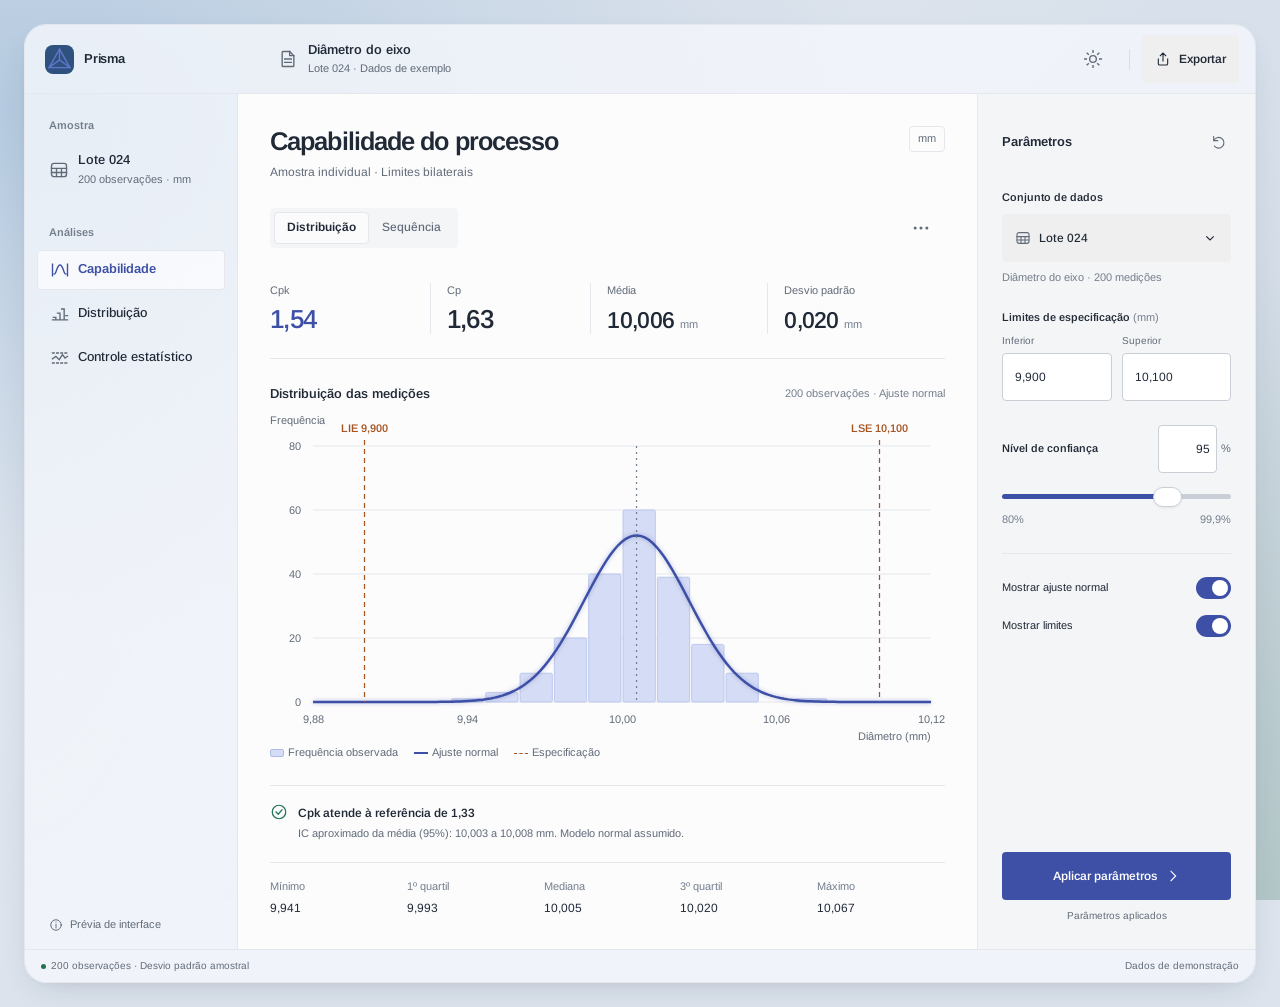
<file: liquid-glass-mockup.html>
<!doctype html>
<html lang="pt-BR">
<head>
  <meta charset="utf-8">
  <meta name="viewport" content="width=device-width, initial-scale=1">
  <meta name="color-scheme" content="light dark">
  <title>Capabilidade · Prisma</title>
  <link rel="preload" href="assets/fonts/arimo/Arimo-Variable.ttf" as="font" type="font/ttf" crossorigin>
  <link rel="stylesheet" href="assets/ui/ui.css">
  <link rel="stylesheet" href="assets/mockup/mockup.css">
  <script src="assets/ui/components.js" defer></script>
  <script src="assets/ui/charts.js" defer></script>
  <script src="assets/mockup/mockup.js" defer></script>
</head>
<body>

<div class="app-window">
  <header class="toolbar sc-surface--translucent">
    <div class="brand"><span class="app-symbol"><img src="assets/brand/prisma.svg" alt="" style="width:100%;height:100%;display:block;border-radius:10px"></span>Prisma</div>
    <button class="sc-button sc-button--icon mobile-only sc-button--tertiary" id="sidebarToggle" aria-label="Abrir navegação" aria-expanded="false" aria-controls="sidebar"><svg class="sc-icon" aria-hidden="true"><use href="assets/ui/icons.svg#i-sidebar"/></svg></button>
    <div class="document-title"><svg class="sc-icon" aria-hidden="true"><use href="assets/ui/icons.svg#i-file"/></svg><div><strong>Diâmetro do eixo</strong><small id="documentSubtitle">Lote 024 · Dados de exemplo</small></div></div>
    <div class="toolbar-actions">
      <button class="sc-button sc-button--icon sc-button--tertiary" data-sc-popover="themeMenu" id="themeToggle" aria-label="Aparência" aria-haspopup="menu" aria-controls="themeMenu" aria-expanded="false" title="Aparência"><svg class="sc-icon" aria-hidden="true"><use href="assets/ui/icons.svg#i-sun"/></svg></button>
      <span class="toolbar-divider"></span>
      <button class="sc-button sc-button--sc-text-secondary" data-sc-popover="exportMenu" id="exportButton" aria-haspopup="menu" aria-controls="exportMenu" aria-expanded="false"><svg class="sc-icon sc-icon--small" aria-hidden="true"><use href="assets/ui/icons.svg#i-export"/></svg><span>Exportar</span></button>
    </div>
  </header>
  <button class="nav-scrim" aria-label="Fechar navegação" id="navScrim"></button>
  <aside class="sidebar sc-surface--translucent" id="sidebar" aria-label="Navegação">
    <p class="section-label">Amostra</p>
    <button class="source-button" id="viewData"><svg class="sc-icon" aria-hidden="true"><use href="assets/ui/icons.svg#i-table"/></svg><span><strong id="sidebarBatch">Lote 024</strong><small><span data-count>200</span> observações · mm</small></span></button>
    <p class="section-label">Análises</p>
    <nav class="sc-nav" aria-label="Análises disponíveis"><span class="sc-selection-indicator" aria-hidden="true"></span>
      <button data-analysis="capability" aria-current="page"><svg class="sc-icon" aria-hidden="true"><use href="assets/ui/icons.svg#i-capability"/></svg>Capabilidade</button>
      <button data-analysis="distribution"><svg class="sc-icon" aria-hidden="true"><use href="assets/ui/icons.svg#i-distribution"/></svg>Distribuição</button>
      <button data-analysis="sequence"><svg class="sc-icon" aria-hidden="true"><use href="assets/ui/icons.svg#i-sequence"/></svg>Controle estatístico</button>
    </nav>
    <div class="sidebar-bottom"><svg class="sc-icon" aria-hidden="true"><use href="assets/ui/icons.svg#i-info"/></svg>Prévia de interface</div>
  </aside>
  <main class="workspace" id="workspace">
    <div class="page-heading"><div><h1 id="pageTitle" tabindex="-1">Capabilidade do processo</h1><p id="pageDescription">Amostra individual · Limites bilaterais</p></div><span class="sc-badge">mm</span></div>
    <div class="view-controls">
      <div class="sc-segmented" role="group" aria-label="Visualização do gráfico"><span class="sc-selection-indicator" aria-hidden="true"></span><button data-view="histogram" aria-pressed="true">Distribuição</button><button data-view="sequence" aria-pressed="false">Sequência</button></div>
      <div class="chart-tools"><button class="sc-button sc-button--icon mobile-only sc-button--tertiary" id="showParameters" aria-label="Ir para os parâmetros" title="Parâmetros"><svg class="sc-icon" aria-hidden="true"><use href="assets/ui/icons.svg#i-sliders"/></svg></button><button class="sc-button sc-button--icon sc-button--tertiary" data-sc-popover="chartMenu" id="chartMenuToggle" aria-label="Opções do gráfico" aria-haspopup="menu" aria-controls="chartMenu" aria-expanded="false" title="Opções do gráfico"><svg class="sc-icon" aria-hidden="true"><use href="assets/ui/icons.svg#i-more"/></svg></button></div>
    </div>
    <dl class="metrics" aria-label="Resultados da análise">
      <div class="metric"><dt>Cpk</dt><dd id="metricCpk">—</dd></div><div class="metric"><dt>Cp</dt><dd id="metricCp">—</dd></div><div class="metric"><dt>Média</dt><dd><span id="metricMean">—</span> <small>mm</small></dd></div><div class="metric"><dt>Desvio padrão</dt><dd><span id="metricStd">—</span> <small>mm</small></dd></div>
    </dl>
    <div class="plot-heading"><h2 id="plotTitle">Distribuição das medições</h2><span id="plotSubtitle">200 observações · Ajuste normal</span></div>
    <div class="plot-wrapper"><svg class="sc-chart" id="chart" viewBox="0 0 720 305" role="img" aria-labelledby="chartTitle chartDesc"></svg><div class="sc-chart-tooltip" id="plotTooltip" hidden></div></div>
    <div class="sc-chart-legend"><span><i></i><span id="legendData">Frequência observada</span></span><span id="fitLegend"><i class="line"></i>Ajuste normal</span><span id="specLegend"><i class="dashed"></i>Especificação</span></div>
    <section class="result-note" aria-label="Interpretação do resultado"><svg class="sc-icon" aria-hidden="true" id="resultIcon"><use href="assets/ui/icons.svg#i-circle-check"/></svg><div><strong id="resultTitle">Calculando resultados</strong><p id="resultDescription"></p></div></section>
    <dl class="summary" aria-label="Resumo das medições"><div><dt>Mínimo</dt><dd id="statMin">—</dd></div><div><dt>1º quartil</dt><dd id="statQ1">—</dd></div><div><dt>Mediana</dt><dd id="statMedian">—</dd></div><div><dt>3º quartil</dt><dd id="statQ3">—</dd></div><div><dt>Máximo</dt><dd id="statMax">—</dd></div></dl>
  </main>
  <form class="inspector" id="parameters" novalidate>
    <div class="inspector-heading"><h2>Parâmetros</h2><button type="button" class="sc-button sc-button--icon sc-button--tertiary" id="resetParameters" aria-label="Restaurar parâmetros" title="Restaurar parâmetros"><svg class="sc-icon sc-icon--small" aria-hidden="true"><use href="assets/ui/icons.svg#i-reset"/></svg></button></div>
    <div class="sc-field"><span class="sc-label" id="batchLabel">Conjunto de dados</span><button type="button" class="sc-button sc-button--sc-text-secondary sc-dropdown" data-sc-popover="batchMenu" id="batchButton" aria-labelledby="batchLabel batchValue" aria-haspopup="listbox" aria-controls="batchMenu" aria-expanded="false"><span class="sc-dropdown__label"><svg class="sc-icon sc-icon--small" aria-hidden="true"><use href="assets/ui/icons.svg#i-table"/></svg><span id="batchValue">Lote 024</span></span><svg class="sc-icon sc-icon--small" aria-hidden="true"><use href="assets/ui/icons.svg#i-chevron"/></svg></button><p class="sc-help">Diâmetro do eixo · 200 medições</p></div>
    <div class="sc-field"><span class="sc-label">Limites de especificação <span style="color:var(--sc-text-muted);font-weight:400">(mm)</span></span><div class="paired-fields"><div><label for="lowerLimit">Inferior</label><input class="sc-input" id="lowerLimit" type="text" inputmode="decimal" value="9,900" required aria-describedby="limitError"></div><div><label for="upperLimit">Superior</label><input class="sc-input" id="upperLimit" type="text" inputmode="decimal" value="10,100" required aria-describedby="limitError"></div></div></div>
    <div class="sc-field"><div class="confidence-header"><label class="sc-label" for="confidence">Nível de confiança</label><span class="confidence-number"><input class="sc-input" type="number" id="confidenceNumber" min="80" max="99.9" step="0.1" value="95" aria-label="Nível de confiança em porcentagem">%</span></div><input class="sc-slider" data-sc-slider id="confidence" type="range" min="80" max="99.9" step="0.1" value="95" aria-valuetext="95 por cento"><div class="sc-slider__ends"><span>80%</span><span>99,9%</span></div></div>
    <hr class="inspector-rule">
    <div class="switches"><div class="sc-switch-row"><span id="fitLabel">Mostrar ajuste normal</span><button class="sc-switch" type="button" role="switch" aria-checked="true" aria-labelledby="fitLabel" id="fitSwitch"></button></div><div class="sc-switch-row"><span id="limitsLabel">Mostrar limites</span><button class="sc-switch" type="button" role="switch" aria-checked="true" aria-labelledby="limitsLabel" id="limitsSwitch"></button></div></div>
    <div class="inspector-footer"><p class="validation-error" id="limitError" role="alert" hidden></p><button class="sc-button sc-button--primary" type="submit">Aplicar parâmetros<svg class="sc-icon sc-icon--small" aria-hidden="true"><use href="assets/ui/icons.svg#i-arrow"/></svg></button><p class="apply-status" id="applyStatus" role="status">Parâmetros aplicados</p></div>
  </form>
  <footer class="statusbar"><span><i class="status-dot"></i><span data-count>200</span> observações <span class="method-note">· Desvio padrão amostral</span></span><span>Dados de demonstração</span></footer>
</div>
<div id="themeMenu" class="sc-menu" popover role="menu" aria-label="Aparência"><p class="sc-menu__title">Aparência</p><button class="sc-menu__item" role="menuitemradio" aria-checked="false" data-theme="system"><svg class="sc-icon sc-icon--small" aria-hidden="true"><use href="assets/ui/icons.svg#i-system"/></svg>Automática<svg class="sc-icon sc-menu__check" aria-hidden="true"><use href="assets/ui/icons.svg#i-check"/></svg></button><button class="sc-menu__item" role="menuitemradio" aria-checked="true" data-theme="light"><svg class="sc-icon sc-icon--small" aria-hidden="true"><use href="assets/ui/icons.svg#i-sun"/></svg>Clara<svg class="sc-icon sc-menu__check" aria-hidden="true"><use href="assets/ui/icons.svg#i-check"/></svg></button><button class="sc-menu__item" role="menuitemradio" aria-checked="false" data-theme="dark"><svg class="sc-icon sc-icon--small" aria-hidden="true"><use href="assets/ui/icons.svg#i-moon"/></svg>Escura<svg class="sc-icon sc-menu__check" aria-hidden="true"><use href="assets/ui/icons.svg#i-check"/></svg></button></div>
<div id="batchMenu" class="sc-menu" popover role="listbox" aria-labelledby="batchLabel"><button class="sc-menu__item" role="option" aria-selected="true" data-batch="24">Lote 024 <svg class="sc-icon sc-menu__check" aria-hidden="true"><use href="assets/ui/icons.svg#i-check"/></svg></button><button class="sc-menu__item" role="option" aria-selected="false" data-batch="25">Lote 025 <svg class="sc-icon sc-menu__check" aria-hidden="true"><use href="assets/ui/icons.svg#i-check"/></svg></button></div>
<div id="exportMenu" class="sc-menu" popover role="menu" aria-label="Exportar"><p class="sc-menu__title">Exportar esta análise</p><button class="sc-menu__item" role="menuitem" id="exportSvg"><svg class="sc-icon sc-icon--small" aria-hidden="true"><use href="assets/ui/icons.svg#i-distribution"/></svg>Gráfico em SVG</button><button class="sc-menu__item" role="menuitem" id="exportCsv"><svg class="sc-icon sc-icon--small" aria-hidden="true"><use href="assets/ui/icons.svg#i-table"/></svg>Dados em CSV</button></div>
<div id="chartMenu" class="sc-menu" popover role="menu" aria-label="Opções do gráfico"><button class="sc-menu__item" role="menuitemcheckbox" aria-checked="true" id="gridToggle">Linhas de grade<svg class="sc-icon sc-menu__check" aria-hidden="true"><use href="assets/ui/icons.svg#i-check"/></svg></button><button class="sc-menu__item" role="menuitem" id="openData">Ver medições</button></div>
<dialog class="sc-dialog" id="dataDialog" aria-labelledby="dataTitle"><div class="dialog-heading"><h2 id="dataTitle">Medições · Lote 024</h2><button class="sc-button sc-button--icon sc-button--tertiary" id="closeData" aria-label="Fechar medições"><svg class="sc-icon" aria-hidden="true"><use href="assets/ui/icons.svg#i-close"/></svg></button></div><p>Amostra sintética para explorar esta proposta de interface.</p><div class="data-table-scroll"><table class="sc-table"><thead><tr><th>Observação</th><th>Diâmetro (mm)</th></tr></thead><tbody id="dataRows"></tbody></table></div><p class="dialog-foot">200 observações · Unidade: milímetro</p></dialog>
<p class="sc-toast sc-surface--translucent" id="toast" role="status" hidden></p>

</body>
</html>
</file>
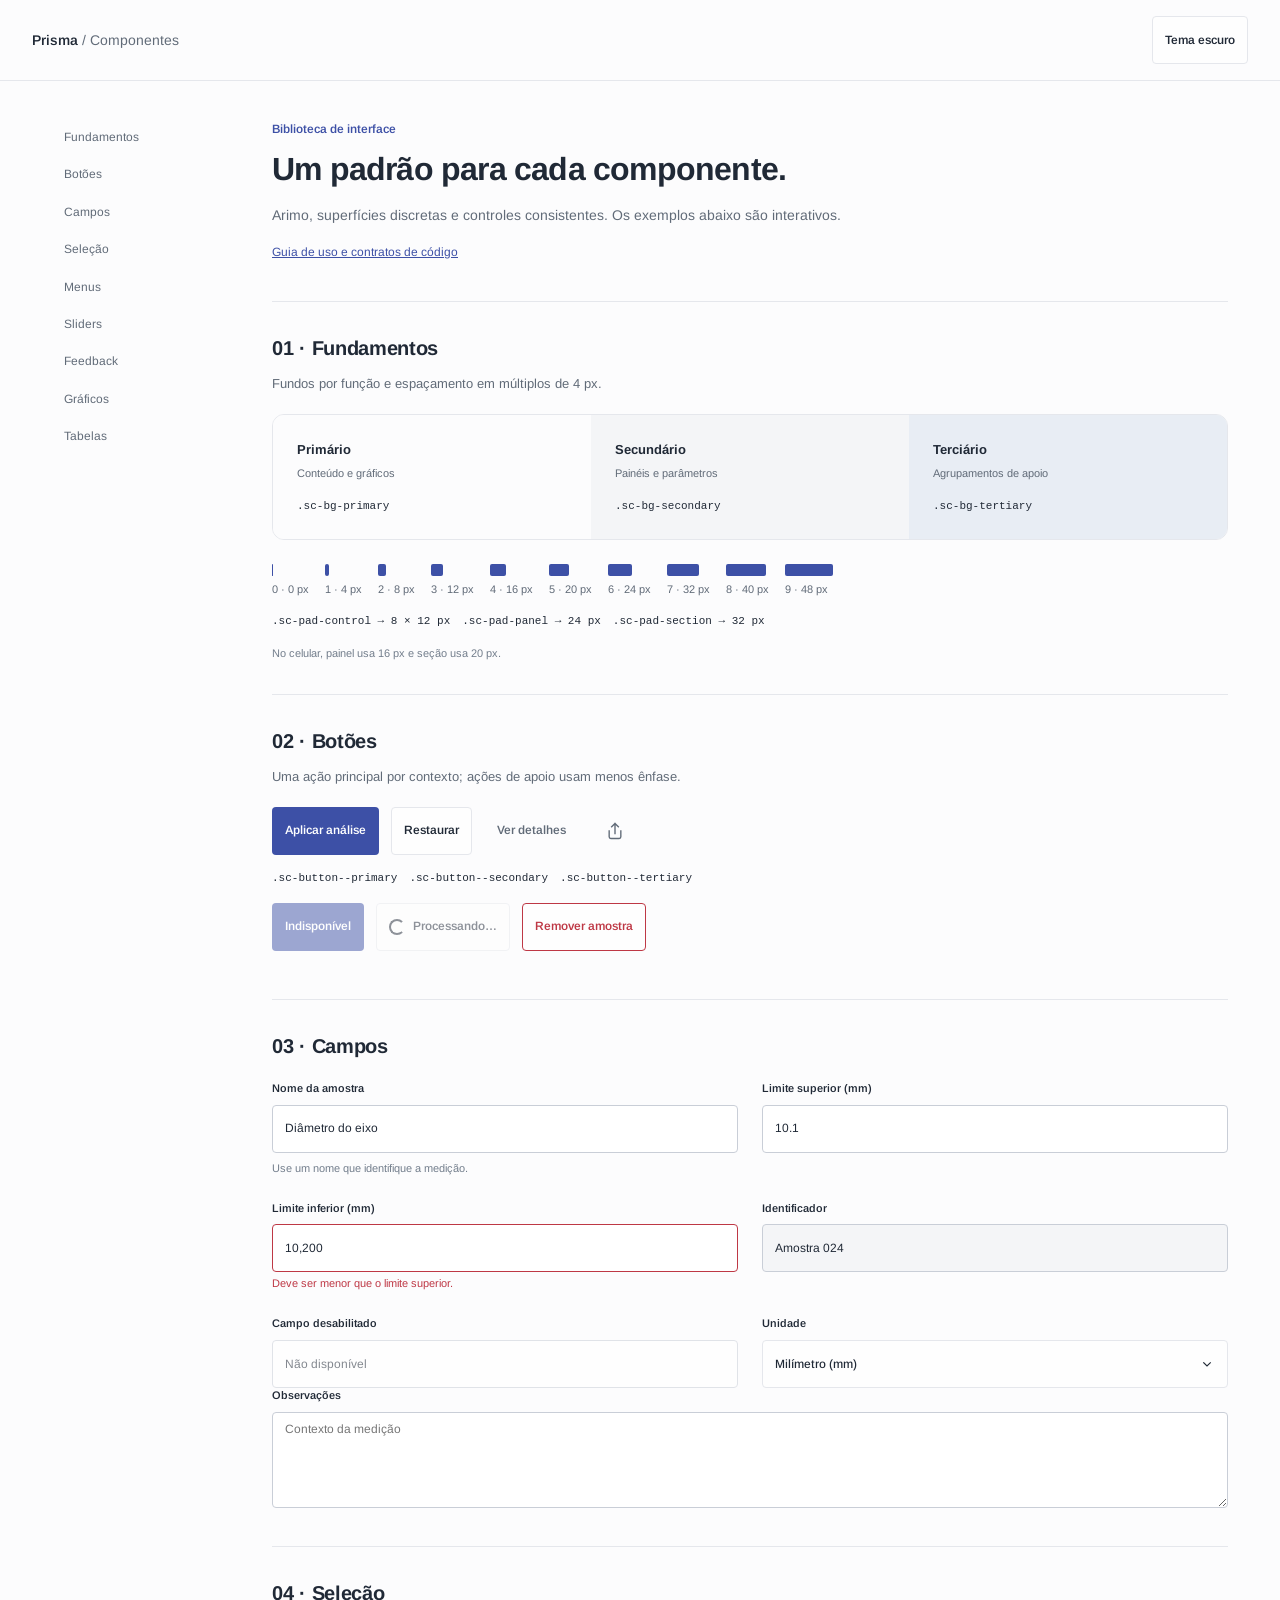
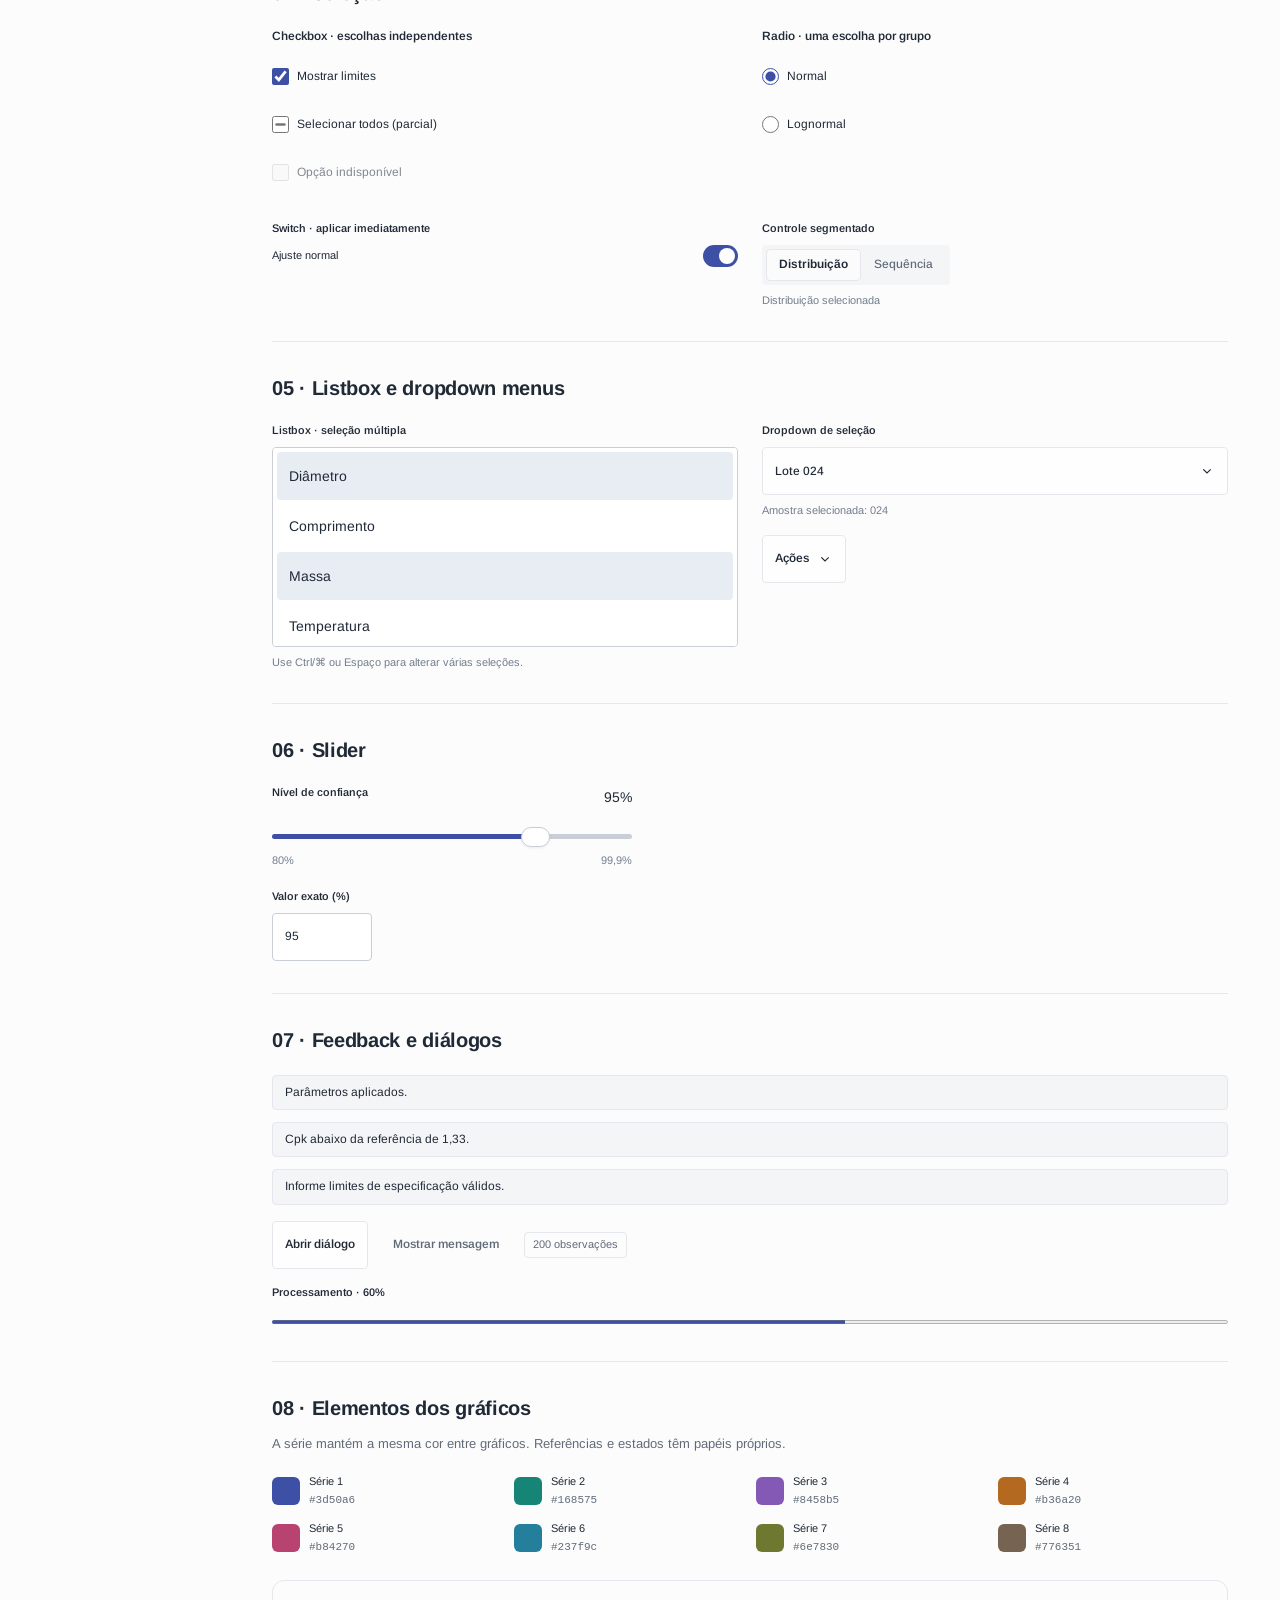
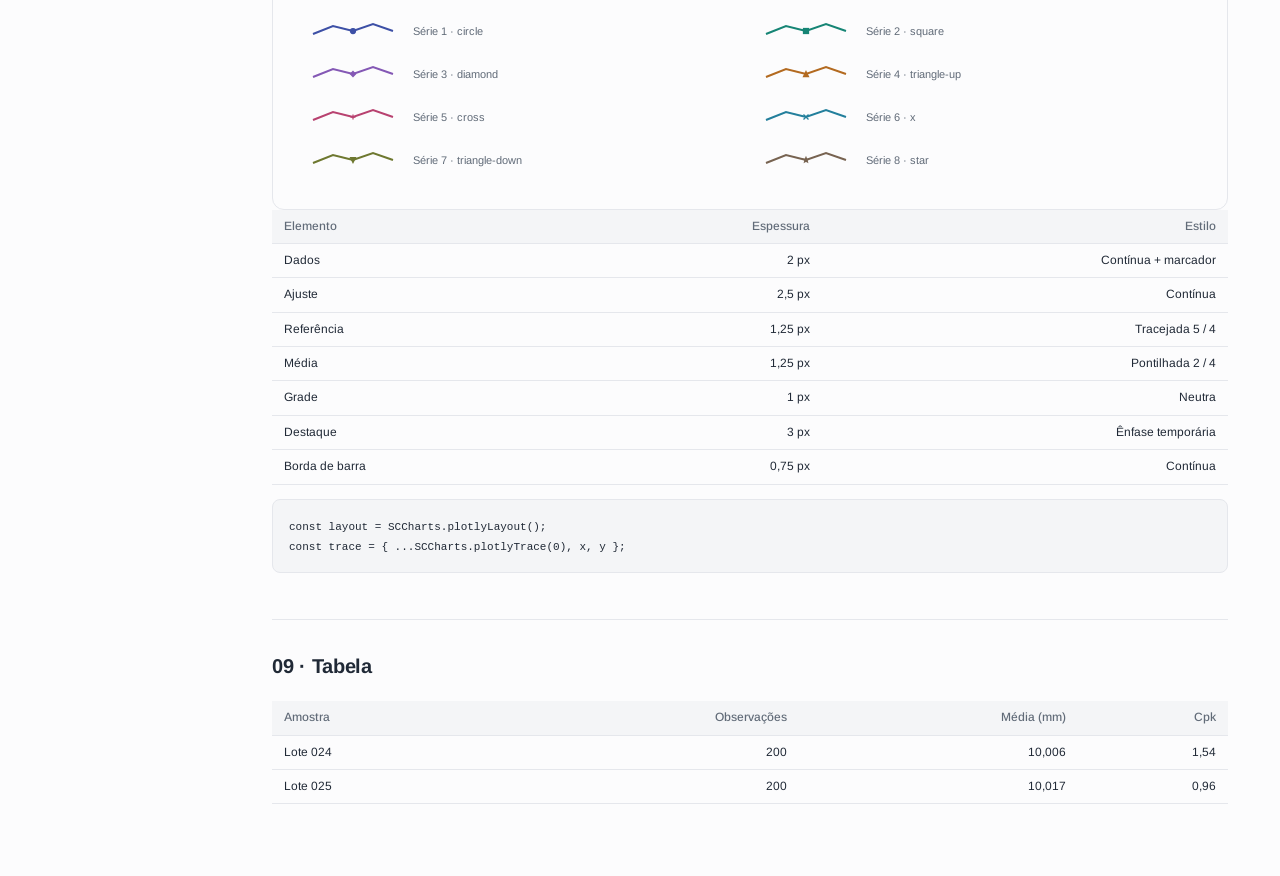
<file: ui-components.html>
<!doctype html>
<html lang="pt-BR">
<head>
<meta charset="utf-8"><meta name="viewport" content="width=device-width,initial-scale=1">
<title>Componentes · Prisma</title>
<link rel="stylesheet" href="assets/ui/ui.css"><link rel="stylesheet" href="assets/ui/catalog.css">
<script src="assets/ui/components.js" defer></script><script src="assets/ui/charts.js" defer></script><script src="assets/ui/catalog.js" defer></script>
</head>
<body>
<header class="catalog-header"><a class="catalog-brand" href="liquid-glass-mockup.html">Prisma <span>/ Componentes</span></a><button class="sc-button sc-button--secondary" id="catalogTheme" aria-pressed="false">Tema escuro</button></header>
<div class="catalog-layout"><nav class="catalog-nav" aria-label="Seções do catálogo"><a href="#foundations">Fundamentos</a><a href="#buttons">Botões</a><a href="#fields">Campos</a><a href="#choices">Seleção</a><a href="#menus">Menus</a><a href="#sliders">Sliders</a><a href="#feedback">Feedback</a><a href="#charts">Gráficos</a><a href="#tables">Tabelas</a></nav>
<main class="catalog-main"><div class="catalog-intro"><p class="catalog-eyebrow">Biblioteca de interface</p><h1>Um padrão para cada componente.</h1><p>Arimo, superfícies discretas e controles consistentes. Os exemplos abaixo são interativos.</p><a href="UI_COMPONENTS.md">Guia de uso e contratos de código</a></div>
<section id="foundations"><h2>01 · Fundamentos</h2><p class="section-description">Fundos por função e espaçamento em múltiplos de 4 px.</p><div class="surface-samples"><div class="sc-bg-primary sc-pad-panel"><strong>Primário</strong><p>Conteúdo e gráficos</p><code>.sc-bg-primary</code></div><div class="sc-bg-secondary sc-pad-panel"><strong>Secundário</strong><p>Painéis e parâmetros</p><code>.sc-bg-secondary</code></div><div class="sc-bg-tertiary sc-pad-panel"><strong>Terciário</strong><p>Agrupamentos de apoio</p><code>.sc-bg-tertiary</code></div></div><div class="space-samples" id="spacingSamples" aria-label="Escala de espaçamento"></div><div class="example-row"><code>.sc-pad-control → 8 × 12 px</code><code>.sc-pad-panel → 24 px</code><code>.sc-pad-section → 32 px</code></div><p class="sc-help">No celular, painel usa 16 px e seção usa 20 px.</p></section>
<section id="buttons"><h2>02 · Botões</h2><p class="section-description">Uma ação principal por contexto; ações de apoio usam menos ênfase.</p><div class="example-row"><button class="sc-button sc-button--primary" data-demo-toast="Análise aplicada">Aplicar análise</button><button class="sc-button sc-button--secondary" data-demo-toast="Parâmetros restaurados">Restaurar</button><button class="sc-button sc-button--tertiary" data-demo-toast="Detalhes da análise">Ver detalhes</button><button class="sc-button sc-button--tertiary sc-button--icon" aria-label="Exportar exemplo" title="Exportar exemplo" data-demo-toast="Exportação de exemplo"><svg class="sc-icon" aria-hidden="true"><use href="assets/ui/icons.svg#i-export"/></svg></button></div><div class="example-row"><code>.sc-button--primary</code><code>.sc-button--secondary</code><code>.sc-button--tertiary</code></div><div class="example-row"><button class="sc-button sc-button--primary" disabled>Indisponível</button><button class="sc-button sc-button--secondary" disabled aria-busy="true">Processando…</button><button class="sc-button sc-button--secondary sc-button--danger" data-demo-toast="Exemplo de ação destrutiva">Remover amostra</button></div></section>
<section id="fields"><h2>03 · Campos</h2><div class="example-grid"><div class="sc-field"><label class="sc-label" for="sampleName">Nome da amostra</label><input class="sc-input" id="sampleName" value="Diâmetro do eixo"><p class="sc-help">Use um nome que identifique a medição.</p></div><div class="sc-field"><label class="sc-label" for="demoNumber">Limite superior (mm)</label><input class="sc-input" id="demoNumber" type="number" value="10.1" step="0.001"></div><div class="sc-field"><label class="sc-label" for="invalidField">Limite inferior (mm)</label><input class="sc-input" id="invalidField" value="10,200" aria-invalid="true" aria-describedby="invalidHelp"><p class="sc-error" id="invalidHelp">Deve ser menor que o limite superior.</p></div><div class="sc-field"><label class="sc-label" for="readOnlyField">Identificador</label><input class="sc-input" id="readOnlyField" value="Amostra 024" readonly></div><div class="sc-field"><label class="sc-label" for="disabledField">Campo desabilitado</label><input class="sc-input" id="disabledField" disabled value="Não disponível"></div><div class="sc-field"><span class="sc-label" id="nativeSelectLabel">Unidade</span><button class="sc-button sc-button--secondary sc-dropdown" data-sc-popover="unitMenu" data-sc-value-target="nativeSelectValue" aria-haspopup="listbox" aria-labelledby="nativeSelectLabel nativeSelectValue"><span id="nativeSelectValue">Milímetro (mm)</span><svg class="sc-icon sc-icon--small" aria-hidden="true"><use href="assets/ui/icons.svg#i-chevron"/></svg></button></div></div><label class="sc-label" for="notes">Observações</label><textarea class="sc-textarea" id="notes" rows="3" placeholder="Contexto da medição"></textarea></section>
<section id="choices"><h2>04 · Seleção</h2><div class="example-grid"><fieldset class="sc-fieldset"><legend>Checkbox · escolhas independentes</legend><label class="sc-check-label"><input class="sc-checkbox" type="checkbox" checked>Mostrar limites</label><label class="sc-check-label"><input class="sc-checkbox" type="checkbox" id="mixedCheckbox">Selecionar todos (parcial)</label><label class="sc-check-label"><input class="sc-checkbox" type="checkbox" disabled>Opção indisponível</label></fieldset><fieldset class="sc-fieldset"><legend>Radio · uma escolha por grupo</legend><label class="sc-check-label"><input class="sc-radio" type="radio" name="model" value="normal" checked>Normal</label><label class="sc-check-label"><input class="sc-radio" type="radio" name="model" value="lognormal">Lognormal</label></fieldset><div><span class="sc-label" id="demoSwitchLabel">Switch · aplicar imediatamente</span><div class="sc-switch-row"><span>Ajuste normal</span><button class="sc-switch" type="button" role="switch" aria-checked="true" aria-labelledby="demoSwitchLabel" data-sc-switch></button></div></div><div><span class="sc-label">Controle segmentado</span><div class="sc-segmented" data-sc-segmented role="group" aria-label="Modo de visualização"><span class="sc-selection-indicator" aria-hidden="true"></span><button data-value="histogram" aria-pressed="true">Distribuição</button><button data-value="sequence" aria-pressed="false">Sequência</button></div><p class="sc-help" id="segmentStatus" role="status">Distribuição selecionada</p></div></div></section>
<section id="menus"><h2>05 · Listbox e dropdown menus</h2><div class="example-grid"><div><label class="sc-label" for="demoListbox">Listbox · seleção múltipla</label><div class="sc-listbox" id="demoListbox" role="listbox" aria-label="Variáveis da amostra" aria-multiselectable="true" tabindex="0"><div class="sc-listbox__option" role="option" tabindex="0" aria-selected="true" data-value="diameter">Diâmetro</div><div class="sc-listbox__option" role="option" tabindex="-1" aria-selected="false" data-value="length">Comprimento</div><div class="sc-listbox__option" role="option" tabindex="-1" aria-selected="true" data-value="weight">Massa</div><div class="sc-listbox__option" role="option" tabindex="-1" aria-selected="false" data-value="temperature">Temperatura</div></div><p class="sc-help">Use Ctrl/⌘ ou Espaço para alterar várias seleções.</p></div><div><span class="sc-label" id="sampleDropdownLabel">Dropdown de seleção</span><button class="sc-button sc-button--secondary sc-dropdown" data-sc-popover="sampleDropdown" data-sc-value-target="sampleDropdownValue" aria-haspopup="listbox" aria-labelledby="sampleDropdownLabel sampleDropdownValue"><span id="sampleDropdownValue">Lote 024</span><svg class="sc-icon sc-icon--small" aria-hidden="true"><use href="assets/ui/icons.svg#i-chevron"/></svg></button><p class="sc-help" id="dropdownStatus" role="status">Amostra selecionada: 024</p><div class="example-row"><button class="sc-button sc-button--secondary" data-sc-popover="actionsMenu" aria-haspopup="menu">Ações<svg class="sc-icon sc-icon--small" aria-hidden="true"><use href="assets/ui/icons.svg#i-chevron"/></svg></button></div></div></div></section>
<section id="sliders"><h2>06 · Slider</h2><div class="slider-example"><div class="example-row between"><label class="sc-label" for="confidenceExample">Nível de confiança</label><output for="confidenceExample" id="confidenceOutput">95%</output></div><input class="sc-slider" data-sc-slider data-sc-output="confidenceOutput" data-sc-unit="%" type="range" id="confidenceExample" min="80" max="99.9" step="0.1" value="95"><div class="sc-slider__ends"><span>80%</span><span>99,9%</span></div><label class="sc-label number-label" for="exactConfidence">Valor exato (%)</label><input class="sc-input" id="exactConfidence" type="number" min="80" max="99.9" step="0.1" value="95"></div></section>
<section id="feedback"><h2>07 · Feedback e diálogos</h2><div class="feedback-stack"><p class="sc-alert sc-alert--success">Parâmetros aplicados.</p><p class="sc-alert sc-alert--warning">Cpk abaixo da referência de 1,33.</p><p class="sc-alert sc-alert--danger">Informe limites de especificação válidos.</p></div><div class="example-row"><button class="sc-button sc-button--secondary" data-sc-dialog-open="exampleDialog">Abrir diálogo</button><button class="sc-button sc-button--tertiary" data-demo-toast="Preferências salvas">Mostrar mensagem</button><span class="sc-badge">200 observações</span></div><label class="sc-label" for="demoProgress">Processamento · 60%</label><progress class="sc-progress" id="demoProgress" value="60" max="100">60%</progress></section>
<section id="charts"><h2>08 · Elementos dos gráficos</h2><p class="section-description">A série mantém a mesma cor entre gráficos. Referências e estados têm papéis próprios.</p><div id="chartPalette" class="palette-grid"></div><div class="sc-panel sc-bg-primary"><svg id="seriesPreview" class="sc-chart" viewBox="0 0 700 180" role="img" aria-labelledby="seriesTitle"><title id="seriesTitle">Amostra de linhas, marcadores e cores por série</title></svg></div><div class="sc-table-scroll"><table class="sc-table"><thead><tr><th>Elemento</th><th>Espessura</th><th>Estilo</th></tr></thead><tbody><tr><td>Dados</td><td>2 px</td><td>Contínua + marcador</td></tr><tr><td>Ajuste</td><td>2,5 px</td><td>Contínua</td></tr><tr><td>Referência</td><td>1,25 px</td><td>Tracejada 5 / 4</td></tr><tr><td>Média</td><td>1,25 px</td><td>Pontilhada 2 / 4</td></tr><tr><td>Grade</td><td>1 px</td><td>Neutra</td></tr><tr><td>Destaque</td><td>3 px</td><td>Ênfase temporária</td></tr><tr><td>Borda de barra</td><td>0,75 px</td><td>Contínua</td></tr></tbody></table></div><pre><code>const layout = SCCharts.plotlyLayout();
const trace = { ...SCCharts.plotlyTrace(0), x, y };</code></pre></section>
<section id="tables"><h2>09 · Tabela</h2><div class="sc-table-scroll"><table class="sc-table"><thead><tr><th>Amostra</th><th>Observações</th><th>Média (mm)</th><th>Cpk</th></tr></thead><tbody><tr><td>Lote 024</td><td>200</td><td>10,006</td><td>1,54</td></tr><tr><td>Lote 025</td><td>200</td><td>10,017</td><td>0,96</td></tr></tbody></table></div></section>
</main></div>
<div class="sc-menu" id="unitMenu" popover role="listbox" aria-labelledby="nativeSelectLabel" data-sc-select><button class="sc-menu__item" role="option" data-value="mm" data-label="Milímetro (mm)" aria-selected="true">Milímetro (mm)</button><button class="sc-menu__item" role="option" data-value="um" data-label="Micrômetro (µm)" aria-selected="false">Micrômetro (µm)</button></div>
<div class="sc-menu" id="sampleDropdown" popover role="listbox" aria-labelledby="sampleDropdownLabel" data-sc-select><button class="sc-menu__item" role="option" data-value="024" aria-selected="true">Lote 024<svg class="sc-icon sc-menu__check" aria-hidden="true"><use href="assets/ui/icons.svg#i-check"/></svg></button><button class="sc-menu__item" role="option" data-value="025" aria-selected="false">Lote 025<svg class="sc-icon sc-menu__check" aria-hidden="true"><use href="assets/ui/icons.svg#i-check"/></svg></button><button class="sc-menu__item" role="option" data-value="026" aria-selected="false" disabled>Lote 026 · indisponível</button></div>
<div class="sc-menu" id="actionsMenu" popover role="menu" aria-label="Ações da amostra"><button class="sc-menu__item" role="menuitem" data-demo-toast="Amostra duplicada (exemplo)">Duplicar amostra</button><button class="sc-menu__item" role="menuitem" data-demo-toast="Exportação solicitada (exemplo)">Exportar dados</button><button class="sc-menu__item" role="menuitem" disabled>Excluir amostra</button></div>
<dialog class="sc-dialog" id="exampleDialog" aria-labelledby="exampleDialogTitle"><h2 id="exampleDialogTitle">Aplicar parâmetros?</h2><p class="dialog-description">O gráfico usará os novos limites de especificação.</p><div class="example-row dialog-actions"><button class="sc-button sc-button--tertiary" data-sc-dialog-close>Cancelar</button><button class="sc-button sc-button--primary" data-sc-dialog-close data-demo-toast="Parâmetros aplicados">Aplicar</button></div></dialog>
</body></html>
</file>
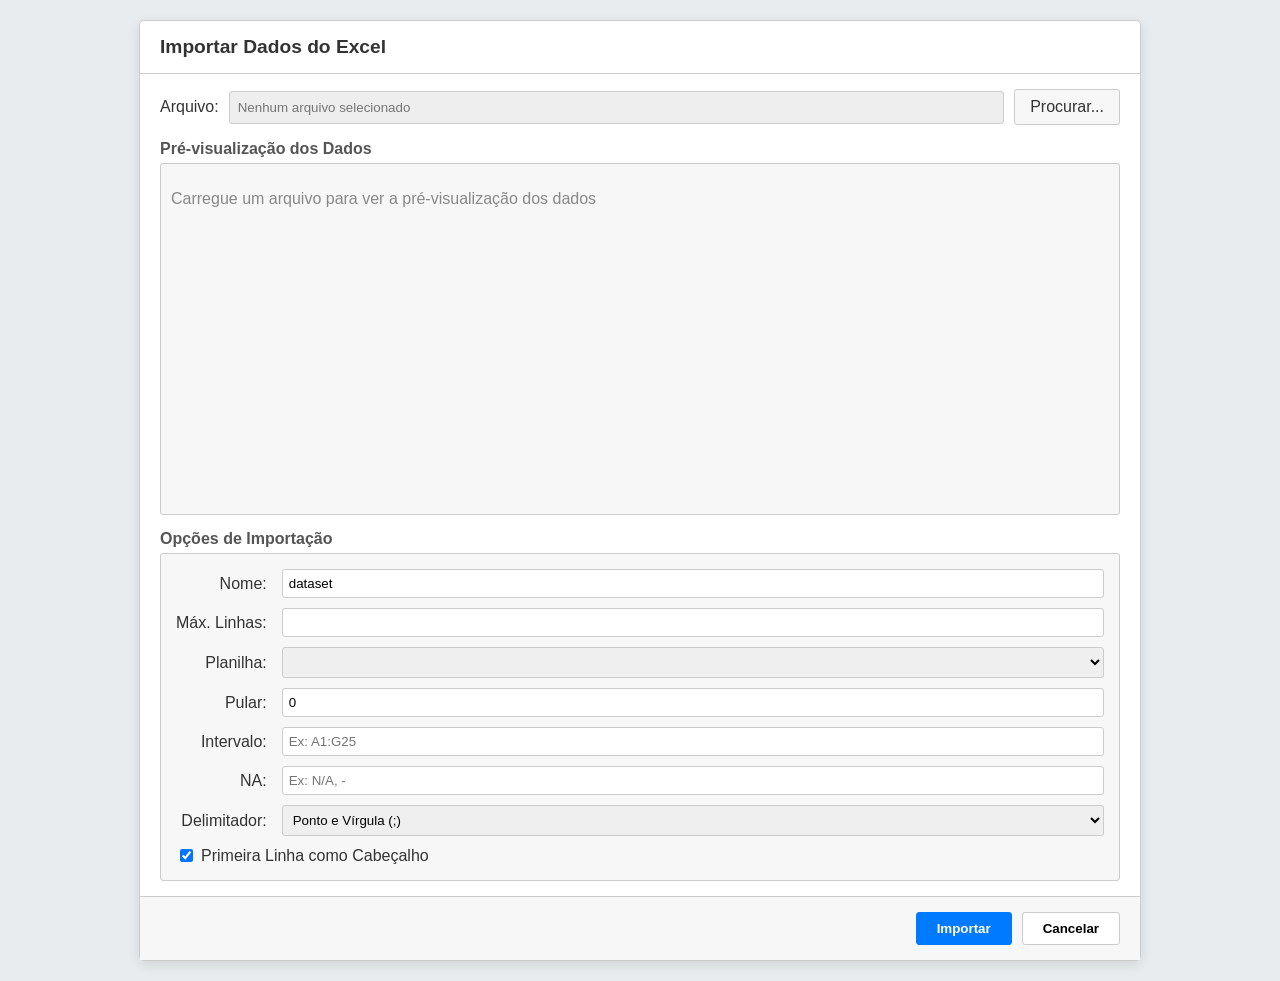
<file: modules/CSV Converter/Conversor_CSV.html>
<!DOCTYPE html>
<html lang="pt-br">
<head>
    <meta charset="UTF-8">
    <meta name="viewport" content="width=device-width, initial-scale=1.0">
    <title>Importar Dados do Excel</title>
    <link rel="stylesheet" href="style.css">
    <!-- Importa a biblioteca SheetJS (xlsx) para ler arquivos Excel -->
    <script src="https://cdn.sheetjs.com/xlsx-0.20.1/package/dist/xlsx.full.min.js"></script>
</head>
<body>

    <div class="importer-container">
        <header class="importer-header">
            <h2>Importar Dados do Excel</h2>
        </header>

        <main class="importer-main">
            <!-- Seção de Seleção de Arquivo -->
            <div class="file-input-section">
                <label for="file-path">Arquivo:</label>
                <input type="text" id="file-path" readonly placeholder="Nenhum arquivo selecionado">
                <label for="file-input" class="browse-btn">Procurar...</label>
                <input type="file" id="file-input" accept=".xlsx, .xls">
            </div>

            <!-- Seção de Pré-visualização -->
            <div class="data-preview-section">
                <label>Pré-visualização dos Dados</label>
                <div id="table-preview-wrapper">
                    <p class="placeholder-text">Carregue um arquivo para ver a pré-visualização dos dados</p>
                </div>
            </div>

            <!-- Seção Inferior: Opções -->
            <div class="bottom-section">
                <!-- Coluna de Opções de Importação -->
                <div class="import-options">
                    <label>Opções de Importação</label>
                    <div class="options-grid">
                        <label for="output-name">Nome:</label>
                        <input type="text" id="output-name" value="dataset">

                        <!-- NOVIDADE: Placeholder removido para maior clareza -->
                        <label for="max-rows">Máx. Linhas:</label>
                        <input type="number" id="max-rows" placeholder="">

                        <label for="sheet-select">Planilha:</label>
                        <select id="sheet-select"></select>

                        <label for="skip-rows">Pular:</label>
                        <input type="number" id="skip-rows" value="0" min="0">

                        <label for="range-input">Intervalo:</label>
                        <input type="text" id="range-input" placeholder="Ex: A1:G25">

                        <label for="na-values">NA:</label>
                        <input type="text" id="na-values" placeholder="Ex: N/A, -">
                        
                        <label for="delimiter-select">Delimitador:</label>
                        <select id="delimiter-select">
                            <option value=",">Vírgula (,)</option>
                            <option value=";" selected>Ponto e Vírgula (;)</option>
                            <option value="\t">Tabulação (Tab)</option>
                        </select>
                        
                        <div class="checkbox-options">
                            <input type="checkbox" id="first-row-header" checked>
                            <label for="first-row-header">Primeira Linha como Cabeçalho</label>
                        </div>
                    </div>
                </div>
            </div>
        </main>

        <footer class="importer-footer">
            <button id="import-btn">Importar</button>
            <button id="cancel-btn">Cancelar</button>
        </footer>
    </div>

    <script src="script.js"></script>
</body>
</html>
</file>
<file: assets/ui/ui.css>
/* Public entry point: theme, foundations, and reusable components. No build step. */
@import url('./tokens.css');
@import url('./base.css');
@import url('./components.css');

/* Explicit surface and padding utilities override component defaults. */
.sc-bg-primary { background: var(--sc-bg-primary); }
.sc-bg-secondary { background: var(--sc-bg-secondary); }
.sc-bg-tertiary { background: var(--sc-bg-tertiary); }
.sc-pad-control { padding: var(--sc-padding-control); }
.sc-pad-panel { padding: var(--sc-padding-panel); }
.sc-pad-section { padding: var(--sc-padding-section); }
.sc-p-0 { padding: var(--sc-space-0); }.sc-p-1 { padding: var(--sc-space-1); }
.sc-p-2 { padding: var(--sc-space-2); }.sc-p-3 { padding: var(--sc-space-3); }
.sc-p-4 { padding: var(--sc-space-4); }.sc-p-5 { padding: var(--sc-space-5); }
.sc-p-6 { padding: var(--sc-space-6); }.sc-p-7 { padding: var(--sc-space-7); }
.sc-p-8 { padding: var(--sc-space-8); }.sc-p-9 { padding: var(--sc-space-9); }
</file>
<file: assets/mockup/mockup.css>
/* Document layout only. Reusable controls live in ../ui/. */
body { margin: 0; background: #dce3ed; min-height: 100vh; }
body::before { content: ''; position: fixed; inset: 0; z-index: -1; background: radial-gradient(ellipse at 3% 12%, #b3c9df 0, transparent 48%), radial-gradient(ellipse at 100% 100%, #b2c6c7 0, transparent 50%), linear-gradient(135deg,#e6e9ef,#d7e0eb 60%,#c9d3dd); }
.app-window { max-width: 1480px; margin: 32px auto; display: grid; grid-template-columns: 213px minmax(0,1fr) 278px; grid-template-rows: 69px minmax(758px,auto) 33px; border-radius: 22px; border: 1px solid var(--sc-border); box-shadow: 0 12px 32px -12px #23334d30,0 2px 8px #29394e08; overflow: clip; isolation: isolate; }
.toolbar { grid-column: 1/-1; display: grid; grid-template-columns: 213px minmax(0,1fr) auto; align-items: center; padding: 0 var(--sc-space-4) 0 var(--sc-space-5); gap: 20px; border-bottom: 1px solid var(--sc-border); box-shadow: none; z-index: 5; }
.brand { display: flex; align-items: center; gap: 10px; font-size: 13px; font-weight: 650; letter-spacing: -.25px; white-space: nowrap; }
.app-symbol { width: 29px; height: 29px; border-radius: 8px; color: white; display: grid; place-items: center; background: #2e527d; box-shadow: none; }
.document-title { display: flex; align-items: center; gap: 10px; min-width: 0; font-size: 13px; }
.document-title > svg { color: var(--sc-text-secondary); }
.document-title strong { font-weight: 600; display: block; overflow: hidden; text-overflow: ellipsis; white-space: nowrap; }
.document-title small { display: block; color: var(--sc-text-secondary); font-size: 11px; margin-top: 1px; }
.toolbar-actions { display: flex; align-items: center; gap: 9px; }
.toolbar-divider { width: 1px; height: 21px; background: var(--sc-border-strong); opacity: .55; margin: 0 3px; }
.sidebar { padding: var(--sc-space-6) var(--sc-space-3) var(--sc-space-4); display: flex; flex-direction: column; border-right: 1px solid var(--sc-border); position: relative; }
.sidebar::before { content: ''; pointer-events: none; position: absolute; inset: 0; z-index: -1; background: radial-gradient(ellipse at 0 25%,#91b4d629,transparent 70%); }
.section-label { font-size: 11px; font-weight: 650; color: var(--sc-text-muted); margin: 0 12px 9px; }
.source-button { width: 100%; padding: var(--sc-padding-control); display: flex; align-items: center; gap: 9px; text-align: left; border: 0; border-radius: 10px; background: transparent; font-size: 13px; margin-bottom: 28px; }
.source-button:hover { background: var(--sc-bg-selection); }
.source-button .sc-icon { color: var(--sc-text-secondary); }
.source-button strong { display: block; font-weight: 550; }
.source-button small { font-size: 11px; color: var(--sc-text-secondary); }
.sidebar-bottom { margin-top: auto; padding: var(--sc-space-6) var(--sc-space-3) 0; display: flex; align-items: center; gap: 7px; color: var(--sc-text-secondary); font-size: 11px; }
.sidebar-bottom .sc-icon { width: 14px; height: 14px; }
.workspace { padding: var(--sc-padding-section); background: var(--sc-bg-primary); min-width: 0; }
.page-heading { display: flex; align-items: start; justify-content: space-between; gap: 14px; margin-bottom: 23px; }
.page-heading h1 { font-size: clamp(23px,2vw,28px); font-weight: 650; letter-spacing: -.9px; line-height: 1.2; }
.page-heading p { font-size: 12px; color: var(--sc-text-secondary); margin-top: 7px; }
.view-controls { display: flex; align-items: center; justify-content: space-between; gap: 12px; }
.chart-tools { display: flex; gap: 4px; }
.metrics { display: grid; grid-template-columns: 1fr 1fr 1.1fr 1.1fr; padding: var(--sc-space-6) 0; margin: 7px 0 2px; border-bottom: 1px solid var(--sc-border); }
.metric { border-right: 1px solid var(--sc-border); padding-left: var(--sc-space-4); min-width: 0; }
.metric:first-child { padding-left: 0; }
.metric:last-child { border: 0; }
.metric dt { color: var(--sc-text-secondary); font-size: 11px; margin-bottom: 6px; }
.metric dd { font-variant-numeric: tabular-nums; margin: 0; font-size: 26px; line-height: 1.1; letter-spacing: -.7px; font-weight: 550; }
.metric dd small { color: var(--sc-text-muted); font-size: 11px; font-weight: 400; letter-spacing: 0; }
.metric:first-child dd { color: var(--sc-accent); }
.metric:nth-child(n+3) dd { font-size: 23px; padding-top: 3px; }
.plot-heading { display: flex; justify-content: space-between; align-items: center; padding: var(--sc-space-6) 0 var(--sc-space-2); gap: 12px; }
.plot-heading h2 { font-size: 13px; font-weight: 600; }
.plot-heading span { font-size: 11px; color: var(--sc-text-muted); }
.plot-wrapper { position: relative; min-width: 0; }
.result-note { border-top: 1px solid var(--sc-border); padding: var(--sc-space-4) 0 var(--sc-space-5); display: flex; gap: 10px; align-items: start; }
.result-note > .sc-icon { color: var(--sc-success); width: 18px; height: 18px; margin-top: 1px; }
.result-note strong { font-size: 12px; font-weight: 600; }
.result-note p { font-size: 11px; color: var(--sc-text-secondary); margin-top: 3px; }
.summary { display: grid; grid-template-columns: repeat(5,1fr); border-top: 1px solid var(--sc-border); padding-top: var(--sc-space-4); margin: 0; gap: 9px; }
.summary dt { font-size: 11px; color: var(--sc-text-muted); }
.summary dd { font-size: 12px; margin: 5px 0 0; font-variant-numeric: tabular-nums; }
.inspector { background: var(--sc-bg-secondary); border-left: 1px solid var(--sc-border); padding: var(--sc-padding-panel); display: flex; flex-direction: column; min-width: 0; }
.inspector-heading { display: flex; align-items: center; justify-content: space-between; margin-bottom: 24px; }
.inspector h2 { font-size: 13px; font-weight: 650; }
.inspector-heading .sc-button--icon { width: 25px; height: 25px; }
.inspector-rule { border: 0; border-top: 1px solid var(--sc-border); width: 100%; margin: 1px 0 23px; }
.paired-fields { display: grid; grid-template-columns: 1fr 1fr; gap: 10px; }
.paired-fields label { display: block; font-size: 10px; color: var(--sc-text-secondary); margin-bottom: 5px; }
.confidence-header { display: flex; align-items: center; justify-content: space-between; margin-bottom: 11px; }
.confidence-header .sc-label { margin: 0; }
.confidence-number { display: flex; align-items: center; gap: 4px; font-size: 11px; color: var(--sc-text-secondary); }
.confidence-number input { width: 59px; padding: 5px 6px; text-align: right; appearance: textfield; -moz-appearance: textfield; }
.confidence-number input::-webkit-inner-spin-button { -webkit-appearance: none; }
.inspector-footer { margin-top: auto; padding-top: 24px; }
.inspector-footer .sc-button--primary { width: 100%; }
.sc-button--primary:hover { filter: brightness(1.08); }
.apply-status { font-size: 10px; min-height: 16px; margin: 9px 0 0; text-align: center; color: var(--sc-text-secondary); }
.validation-error { color: var(--sc-danger); font-size: 11px; margin-bottom: 10px; }
.statusbar { grid-column: 1/-1; border-top: 1px solid var(--sc-border); display: flex; align-items: center; justify-content: space-between; gap: 10px; padding: 0 var(--sc-space-4); font-size: 10px; color: var(--sc-text-secondary); background: var(--sc-bg-translucent); -webkit-backdrop-filter: none; backdrop-filter: none; }
.status-dot { display: inline-block; width: 5px; height: 5px; background: var(--sc-success); border-radius: 50%; margin-right: 5px; vertical-align: middle; }
.dialog-heading { display: flex; justify-content: space-between; align-items: center; gap: 14px; margin-bottom: 12px; }
dialog h2 { font-size: 20px; letter-spacing: -.5px; }
dialog p { color: var(--sc-text-secondary); font-size: 12px; }
.data-table-scroll { overflow: auto; max-height: 310px; margin-top: 20px; }
.dialog-foot { font-size: 11px; margin-top: 16px; }
.mobile-only { display: none; }
.nav-scrim { display: none; }
@media(min-width:1600px) { .app-window { margin-top: 64px; } }
@media(max-width:1530px) { .app-window { margin: 24px; } }
@media(max-width:1200px) { .app-window { grid-template-columns: 185px minmax(0,1fr) 250px; }.toolbar { grid-template-columns: 185px minmax(0,1fr) auto; gap: 8px; }.workspace { padding: var(--sc-padding-panel); }.inspector { padding: var(--sc-padding-panel); }.metric { padding-left: 11px; }.metric dd { font-size: 23px; }.metric:nth-child(n+3) dd { font-size: 20px; }.metric dd small { display: block; margin-top: 4px; } }
@media(max-width:1020px) { .app-window { grid-template-columns: 182px minmax(0,1fr); grid-template-rows: 69px auto auto 33px; }.inspector { grid-column: 2; border-top: 1px solid var(--sc-border); border-left: 0; display: grid; grid-template-columns: 1fr 1fr; gap: 0 24px; }.inspector-heading,.inspector-rule,.inspector-footer { grid-column: 1/-1; }.inspector-rule { margin-bottom: 20px; }.inspector .switches { align-self: start; padding-top: 7px; }.inspector-footer { max-width: 280px; width: 100%; justify-self: end; padding-top: 0; }.sidebar { grid-row: 2/4; }.toolbar { grid-template-columns: 174px minmax(0,1fr) auto; }.statusbar { grid-row: 4; }.metric dd small { display: inline; } }
@media(max-width:700px) { .toolbar .sc-button--icon,.toolbar .sc-button--sc-text-secondary { width: 44px; }.chart-tools .sc-button--icon { width: 44px; }.paired-fields input { min-height: 44px; } .app-window { margin: 0; border: 0; border-radius: 0; display: block; min-height: 100vh; }.toolbar { display: flex; position: sticky; top: 0; height: 62px; padding: 0 12px; gap: 10px; }.brand { display: none; }.document-title { flex: 1; }.document-title > .sc-icon { display: none; }.document-title strong { max-width: 205px; font-size: 12px; }.toolbar-actions { gap: 3px; }.toolbar-actions .toolbar-divider,.toolbar-actions .sc-button--sc-text-secondary span { display: none; }.toolbar-actions .sc-button--sc-text-secondary { padding: 0; width: 36px; }.mobile-only { display: inline-grid; }.sidebar { position: fixed; left: 0; top: 62px; bottom: 0; width: min(280px,82vw); z-index: 12; transform: translateX(-102%); transition: transform .25s ease; box-shadow: 6px 0 20px #182c401a; }.nav-open .sidebar { transform: translateX(0); }.nav-open .nav-scrim { display: block; position: fixed; inset: 62px 0 0; z-index: 11; background: #16293d44; border: 0; }.workspace { padding: var(--sc-padding-section); }.page-heading { margin-bottom: 21px; }.page-heading h1 { font-size: 25px; }.metrics { padding: 22px 0; margin-top: 5px; }.metric dd { font-size: 24px; }.metric:nth-child(n+3) dd { font-size: 21px; }.metric dd small { display: block; }.inspector { padding: var(--sc-padding-section); display: grid; grid-template-columns: 1fr 1fr; scroll-margin-top: 74px; }.statusbar { min-height: 35px; padding: 8px 14px; font-size: 9px; }.statusbar .method-note { display: none; }.plot-heading { align-items: start; }.plot-heading span { text-align: right; max-width: 140px; }.plot-heading h2 { max-width: 150px; }.sc-segmented > button { padding: 0 12px; }.chart-tools .sc-button--icon { width: 32px; }.result-note { padding-bottom: 18px; }.sidebar-bottom { padding-bottom: 12px; } }
@media(max-width:420px) { .workspace { padding-left: 16px; padding-right: 16px; }.metrics { grid-template-columns: 1fr 1fr; row-gap: 20px; }.metric:nth-child(3) { padding-left: 0; }.metric:nth-child(2) { border: 0; }.metric:nth-child(n+3) dd { padding-top: 0; font-size: 24px; }.metric dd small { display: inline; }.summary { grid-template-columns: repeat(3,1fr); row-gap: 13px; }.inspector { grid-template-columns: 1fr; }.inspector .sc-field,.switches { grid-column: 1; }.inspector-footer { max-width: none; }.sc-badge { display: none; }.document-title strong { max-width: 165px; } }

:root[data-theme="dark"] body::before { background:linear-gradient(135deg,#26384b,#171e2a 65%,#263839); }
</file>
<file: assets/ui/catalog.css>
.catalog-header { min-height:76px; padding:var(--sc-space-4) var(--sc-space-7); display:flex; align-items:center; justify-content:space-between; gap:16px; border-bottom:1px solid var(--sc-border); }
.catalog-brand { color:var(--sc-text); text-decoration:none; font-size:14px; font-weight:600; }.catalog-brand span { color:var(--sc-text-secondary); font-weight:400; }
.catalog-layout { max-width:1240px; margin:auto; display:grid; grid-template-columns:180px minmax(0,1fr); gap:var(--sc-space-8); padding:var(--sc-space-8) var(--sc-space-7); }
.catalog-nav { display:flex; flex-direction:column; align-self:start; gap:4px; position:sticky; top:24px; }.catalog-nav a { color:var(--sc-text-secondary); padding:8px 12px; text-decoration:none; font-size:12px; border-radius:8px; }.catalog-nav a:hover { background:var(--sc-bg-tertiary); color:var(--sc-text); }
.catalog-main { min-width:0; }.catalog-intro { padding-bottom:var(--sc-space-8); }.catalog-eyebrow { color:var(--sc-accent); font-size:12px; font-weight:600; margin-bottom:12px; }h1 { font-size:32px; line-height:1.2; letter-spacing:-.8px; }.catalog-intro p:not(.catalog-eyebrow) { color:var(--sc-text-secondary); margin:16px 0; }.catalog-intro a { color:var(--sc-accent); font-size:12px; }h2 { font-size:20px; letter-spacing:-.3px; margin-bottom:20px; }section { padding:var(--sc-space-7) 0; border-top:1px solid var(--sc-border); scroll-margin-top:20px; }.section-description { color:var(--sc-text-secondary); font-size:13px; margin:-8px 0 20px; }
.example-grid { display:grid; grid-template-columns:1fr 1fr; gap:24px; }.example-grid .sc-field { margin:0; }.example-row { display:flex; flex-wrap:wrap; gap:12px; align-items:center; margin:16px 0; }.between { justify-content:space-between; }.surface-samples { display:grid; grid-template-columns:repeat(3,1fr); border:1px solid var(--sc-border); border-radius:12px; overflow:hidden; }.surface-samples strong { font-size:13px; }.surface-samples p { font-size:11px; color:var(--sc-text-secondary); margin:6px 0 12px; }code { font-size:11px; overflow-wrap:anywhere; }.space-samples { display:flex; flex-wrap:wrap; gap:16px; margin-top:24px; align-items:end; }.space-sample { display:grid; gap:6px; font-size:11px; color:var(--sc-text-secondary); }.space-sample i { background:var(--sc-accent); display:block; height:12px; border-radius:2px; }
.slider-example { max-width:360px; }.number-label { margin-top:20px; }.slider-example .sc-input { max-width:100px; }.feedback-stack { display:grid; gap:12px; }.palette-grid { display:grid; grid-template-columns:repeat(4,1fr); gap:12px; margin-bottom:24px; }.swatch { display:flex; align-items:center; gap:9px; font-size:11px; }.swatch i { width:28px; height:28px; border-radius:6px; flex-shrink:0; }.swatch code { color:var(--sc-text-secondary); display:block; margin-top:3px; }
pre { padding:16px; background:var(--sc-bg-secondary); border:1px solid var(--sc-border); border-radius:8px; overflow:auto; }.dialog-description { color:var(--sc-text-secondary); font-size:13px; margin:16px 0; }.dialog-actions { justify-content:flex-end; margin-bottom:0; }
@media(max-width:800px) { .catalog-layout { display:block; padding:var(--sc-space-5); }.catalog-nav { position:static; flex-direction:row; overflow:auto; white-space:nowrap; margin-bottom:24px; }.catalog-header { padding:16px 20px; }.catalog-brand span { display:none; }h1 { font-size:27px; }.surface-samples { grid-template-columns:1fr; }.example-grid { grid-template-columns:1fr; }.palette-grid { grid-template-columns:1fr 1fr; } }
</file>
<file: modules/CSV Converter/style.css>
:root {
    --border-color: #ccc;
    --background-light: #f7f7f7;
    --text-color: #333;
    --primary-color: #007bff;
    --primary-hover: #0056b3;
}

body {
    font-family: -apple-system, BlinkMacSystemFont, "Segoe UI", Roboto, "Helvetica Neue", Arial, sans-serif;
    background-color: #e9ecef;
    color: var(--text-color);
    margin: 0;
    padding: 20px;
    display: flex;
    justify-content: center;
    align-items: flex-start;
}

.importer-container {
    width: 100%;
    max-width: 1000px; /* Ajustado para um layout mais compacto */
    background: #fff;
    border: 1px solid var(--border-color);
    border-radius: 5px;
    box-shadow: 0 4px 12px rgba(0,0,0,0.1);
    display: flex;
    flex-direction: column;
}

.importer-header, .importer-footer, .importer-main {
    padding: 15px 20px;
}

.importer-header {
    border-bottom: 1px solid var(--border-color);
}
.importer-header h2 { margin: 0; font-size: 1.2em; }

.importer-main {
    display: flex;
    flex-direction: column;
    gap: 15px;
}

.file-input-section {
    display: flex;
    align-items: center;
    gap: 10px;
}
#file-path {
    flex-grow: 1;
    padding: 8px;
    border: 1px solid var(--border-color);
    border-radius: 3px;
    background: #eee;
}
.browse-btn {
    padding: 8px 15px;
    background: var(--background-light);
    border: 1px solid var(--border-color);
    border-radius: 3px;
    cursor: pointer;
}
.browse-btn:hover { background: #e2e2e2; }
#file-input { display: none; }

.data-preview-section {
    display: flex;
    flex-direction: column;
    gap: 5px;
}
.data-preview-section label, .import-options > label {
    font-weight: bold;
    color: #555;
}

#table-preview-wrapper {
    height: 350px; /* Aumentei um pouco a altura */
    border: 1px solid var(--border-color);
    border-radius: 3px;
    overflow: auto;
    padding: 0;
    background: var(--background-light);
}
#table-preview-wrapper .placeholder-text { color: #888; padding: 10px; }

table {
    width: 100%;
    border-collapse: collapse;
    font-size: 0.9em;
}
th, td {
    padding: 6px 10px;
    border: 1px solid #ddd;
    text-align: left;
    white-space: nowrap;
    background: #fff;
}
thead {
    position: sticky;
    top: 0;
    z-index: 2;
}
.table-index-header {
    font-weight: normal;
    background-color: #e9ecef;
    color: #555;
    text-align: center;
}
.table-row-num {
    position: sticky;
    left: 0;
    z-index: 1;
    font-weight: normal;
    background-color: #e9ecef;
    color: #555;
    text-align: center;
}
.table-corner {
    position: sticky;
    top: 0;
    left: 0;
    z-index: 3;
    background-color: #e9ecef;
}
.data-header-cell {
    font-weight: bold;
    background-color: #f8f9fa;
}

/* NOVIDADE: Layout de uma coluna para a seção inferior */
.bottom-section {
    display: grid;
    grid-template-columns: 1fr; /* Apenas uma coluna */
    gap: 20px;
}
.import-options { display: flex; flex-direction: column; gap: 5px; }
.options-grid {
    display: grid;
    grid-template-columns: auto 1fr;
    gap: 10px 15px;
    align-items: center;
    padding: 15px;
    border: 1px solid var(--border-color);
    border-radius: 3px;
    background: var(--background-light);
}
.options-grid label { text-align: right; }
.options-grid input, .options-grid select {
    width: 100%;
    padding: 6px;
    border: 1px solid var(--border-color);
    border-radius: 3px;
    box-sizing: border-box;
}
.checkbox-options { grid-column: 1 / -1; display: flex; align-items: center; gap: 5px; }
.checkbox-options label { order: 2; }
.checkbox-options input { order: 1; width: auto; }

.importer-footer {
    border-top: 1px solid var(--border-color);
    display: flex;
    justify-content: flex-end;
    gap: 10px;
    background: var(--background-light);
}
#import-btn, #cancel-btn {
    padding: 8px 20px;
    border: 1px solid var(--border-color);
    border-radius: 3px;
    cursor: pointer;
    font-weight: bold;
}
#import-btn {
    background: var(--primary-color);
    color: white;
    border-color: var(--primary-color);
}
#import-btn:hover { background: var(--primary-hover); }
#cancel-btn { background: #fff; }
#cancel-btn:hover { background: #e2e2e2; }
</file>
